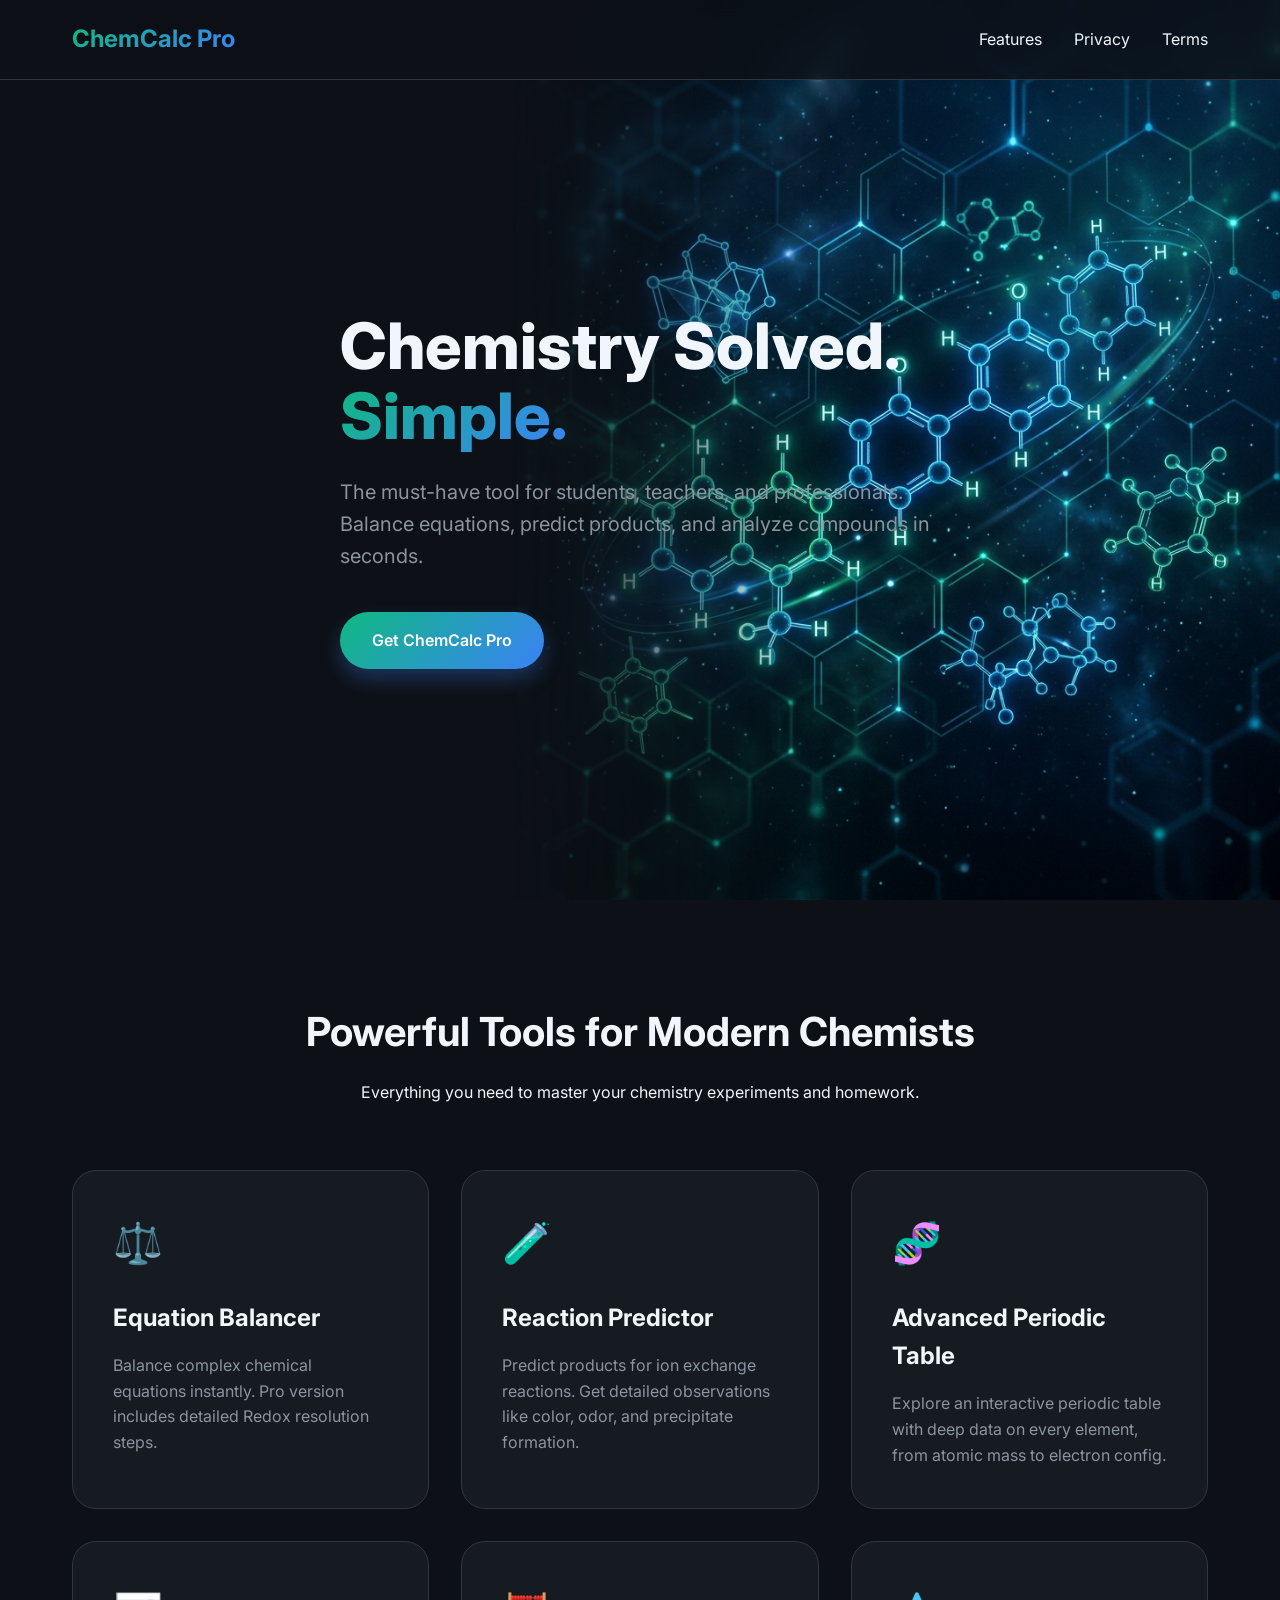
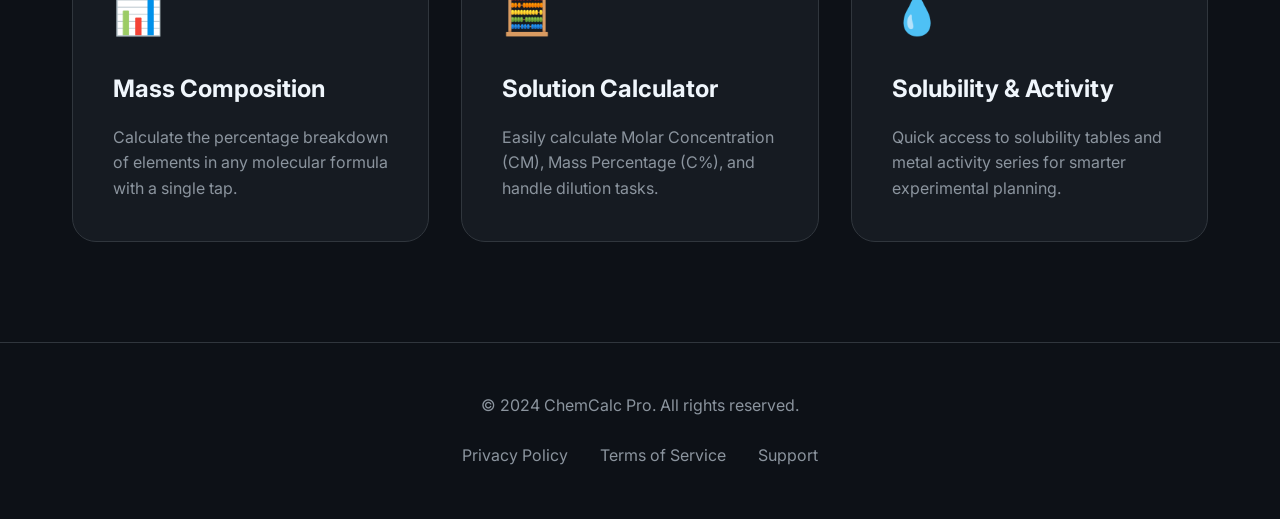
<file: index.html>
<!DOCTYPE html>
<html lang="en">
<head>
    <meta charset="UTF-8">
    <meta name="viewport" content="width=device-width, initial-scale=1.0">
    <title>ChemCalc Pro - Your Ultimate Chemistry Assistant</title>
    <meta name="description" content="Master chemistry with ChemCalc Pro. Balance equations, predict reactions, and explore the periodic table with ease.">
    <link rel="stylesheet" href="css/style.css">
    <link rel="preconnect" href="https://fonts.googleapis.com">
    <link rel="preconnect" href="https://fonts.gstatic.com" crossorigin>
    <link href="https://fonts.googleapis.com/css2?family=Inter:wght@400;600;700;800&display=swap" rel="stylesheet">
</head>
<body>
    <header>
        <div class="container">
            <a href="#" class="logo">ChemCalc Pro</a>
            <nav>
                <ul>
                    <li><a href="#features">Features</a></li>
                    <li><a href="privacy.html">Privacy</a></li>
                    <li><a href="terms.html">Terms</a></li>
                </ul>
            </nav>
        </div>
    </header>

    <section class="hero">
        <div class="container">
            <div class="hero-content">
                <h1>Chemistry Solved. <span>Simple.</span></h1>
                <p>The must-have tool for students, teachers, and professionals. Balance equations, predict products, and analyze compounds in seconds.</p>
                <div class="hero-btns">
                    <a href="https://play.google.com/store/apps/details?id=com.anhdaipro.chemcalcpro" class="btn btn-primary" id="download-btn">Get ChemCalc Pro</a>
                </div>
            </div>
        </div>
        <div class="hero-bg"></div>
    </section>

    <section id="features" class="features">
        <div class="container">
            <div class="section-title">
                <h2>Powerful Tools for Modern Chemists</h2>
                <p>Everything you need to master your chemistry experiments and homework.</p>
            </div>
            
            <div class="features-grid">
                <div class="feature-card" id="f-balancer">
                    <div class="feature-icon">⚖️</div>
                    <h3>Equation Balancer</h3>
                    <p>Balance complex chemical equations instantly. Pro version includes detailed Redox resolution steps.</p>
                </div>
                
                <div class="feature-card" id="f-predictor">
                    <div class="feature-icon">🧪</div>
                    <h3>Reaction Predictor</h3>
                    <p>Predict products for ion exchange reactions. Get detailed observations like color, odor, and precipitate formation.</p>
                </div>
                
                <div class="feature-card" id="f-periodic">
                    <div class="feature-icon">🧬</div>
                    <h3>Advanced Periodic Table</h3>
                    <p>Explore an interactive periodic table with deep data on every element, from atomic mass to electron config.</p>
                </div>
                
                <div class="feature-card" id="f-comp">
                    <div class="feature-icon">📊</div>
                    <h3>Mass Composition</h3>
                    <p>Calculate the percentage breakdown of elements in any molecular formula with a single tap.</p>
                </div>
                
                <div class="feature-card" id="f-calc">
                    <div class="feature-icon">🧮</div>
                    <h3>Solution Calculator</h3>
                    <p>Easily calculate Molar Concentration (CM), Mass Percentage (C%), and handle dilution tasks.</p>
                </div>
                
                <div class="feature-card" id="f-solubility">
                    <div class="feature-icon">💧</div>
                    <h3>Solubility & Activity</h3>
                    <p>Quick access to solubility tables and metal activity series for smarter experimental planning.</p>
                </div>
            </div>
        </div>
    </section>

    <footer>
        <div class="container">
            <p>&copy; 2024 ChemCalc Pro. All rights reserved.</p>
            <ul>
                <li><a href="privacy.html">Privacy Policy</a></li>
                <li><a href="terms.html">Terms of Service</a></li>
                <li><a href="#">Support</a></li>
            </ul>
        </div>
    </footer>
</body>
</html>
</file>
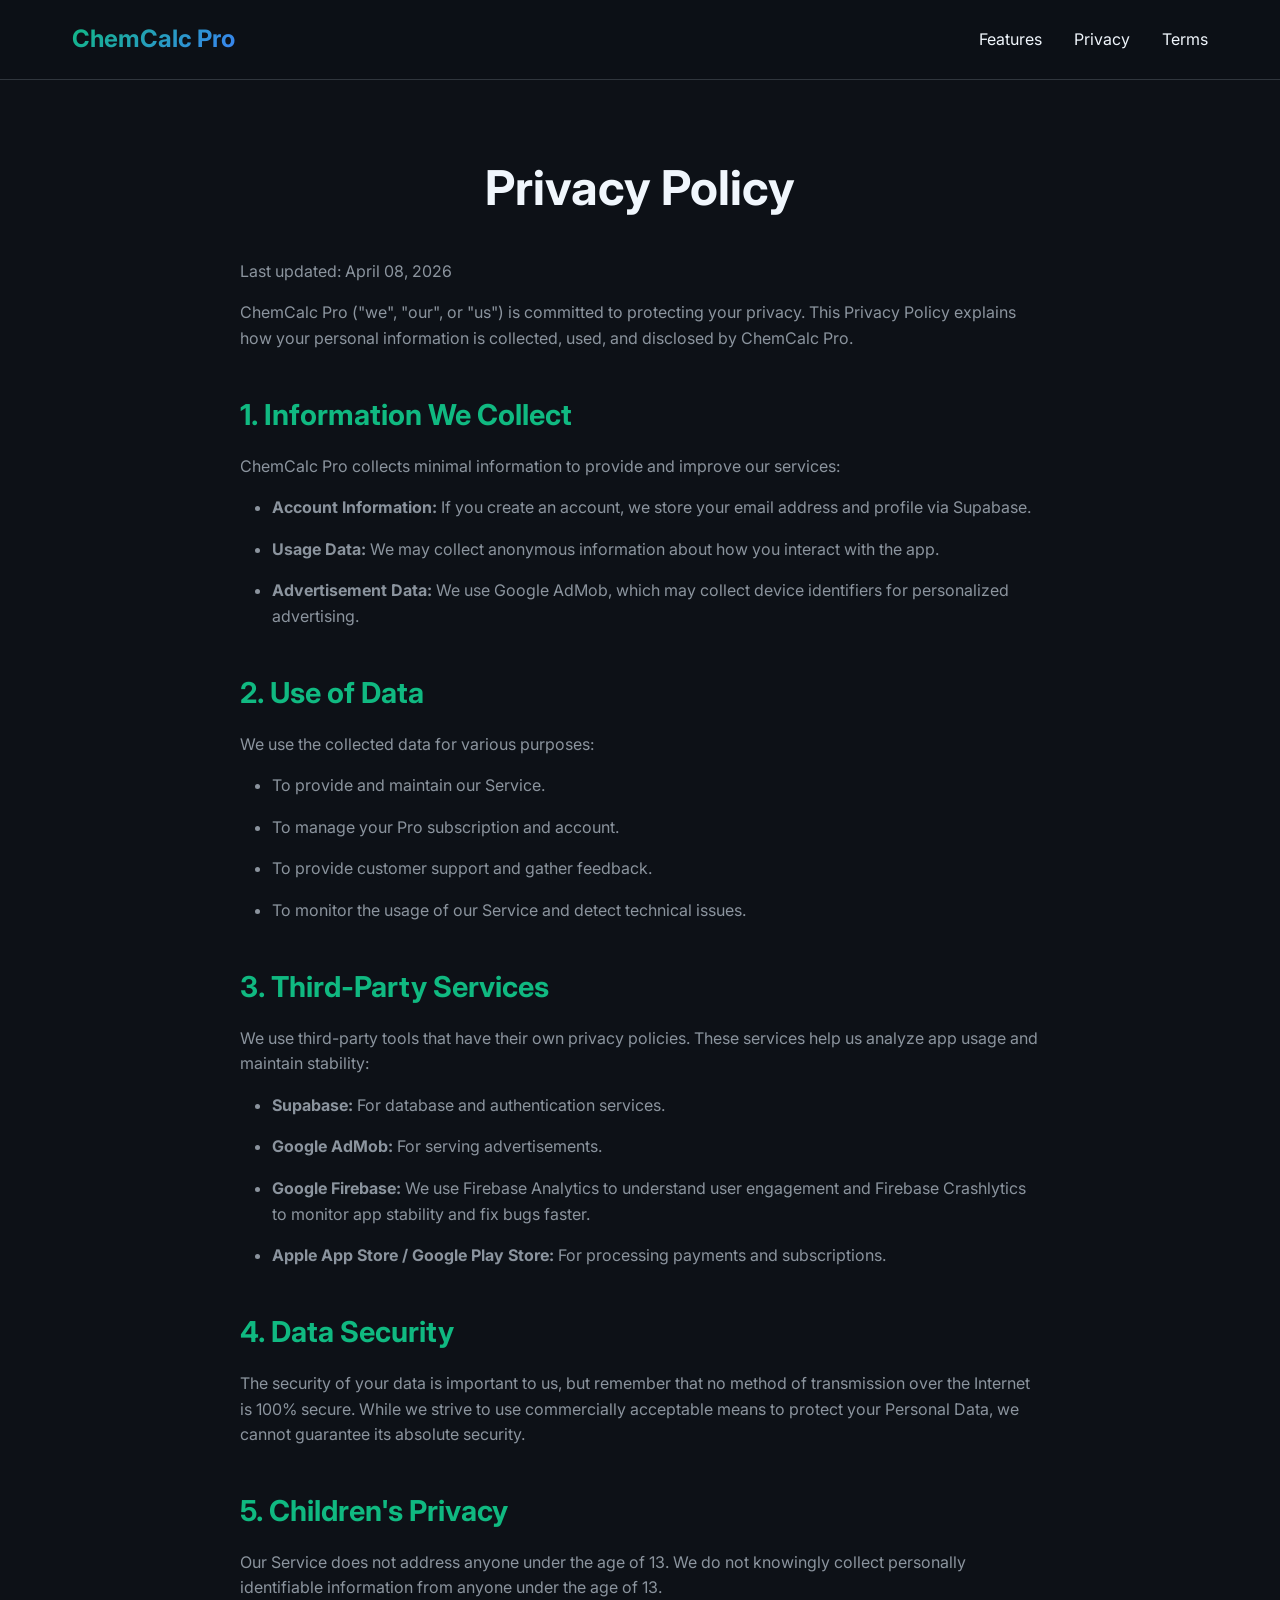
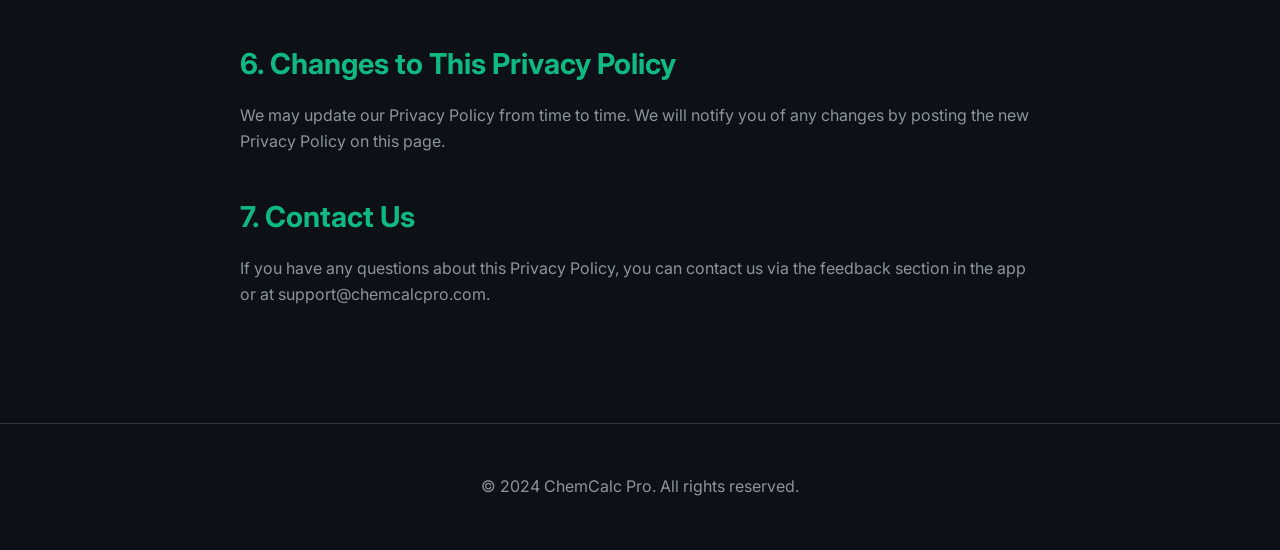
<file: privacy.html>
<!DOCTYPE html>
<html lang="en">
<head>
    <meta charset="UTF-8">
    <meta name="viewport" content="width=device-width, initial-scale=1.0">
    <title>Privacy Policy - ChemCalc Pro</title>
    <link rel="stylesheet" href="css/style.css">
    <link href="https://fonts.googleapis.com/css2?family=Inter:wght@400;600;700;800&display=swap" rel="stylesheet">
</head>
<body>
    <header>
        <div class="container">
            <a href="index.html" class="logo">ChemCalc Pro</a>
            <nav>
                <ul>
                    <li><a href="index.html#features">Features</a></li>
                    <li><a href="privacy.html">Privacy</a></li>
                    <li><a href="terms.html">Terms</a></li>
                </ul>
            </nav>
        </div>
    </header>

    <div class="container legal-content">
        <h1>Privacy Policy</h1>
        <p>Last updated: April 08, 2026</p>
        
        <p>ChemCalc Pro ("we", "our", or "us") is committed to protecting your privacy. This Privacy Policy explains how your personal information is collected, used, and disclosed by ChemCalc Pro.</p>

        <h2>1. Information We Collect</h2>
        <p>ChemCalc Pro collects minimal information to provide and improve our services:</p>
        <ul>
            <li><strong>Account Information:</strong> If you create an account, we store your email address and profile via Supabase.</li>
            <li><strong>Usage Data:</strong> We may collect anonymous information about how you interact with the app.</li>
            <li><strong>Advertisement Data:</strong> We use Google AdMob, which may collect device identifiers for personalized advertising.</li>
        </ul>

        <h2>2. Use of Data</h2>
        <p>We use the collected data for various purposes:</p>
        <ul>
            <li>To provide and maintain our Service.</li>
            <li>To manage your Pro subscription and account.</li>
            <li>To provide customer support and gather feedback.</li>
            <li>To monitor the usage of our Service and detect technical issues.</li>
        </ul>

        <h2>3. Third-Party Services</h2>
        <p>We use third-party tools that have their own privacy policies. These services help us analyze app usage and maintain stability:</p>
        <ul>
            <li><strong>Supabase:</strong> For database and authentication services.</li>
            <li><strong>Google AdMob:</strong> For serving advertisements.</li>
            <li><strong>Google Firebase:</strong> We use Firebase Analytics to understand user engagement and Firebase Crashlytics to monitor app stability and fix bugs faster.</li>
            <li><strong>Apple App Store / Google Play Store:</strong> For processing payments and subscriptions.</li>
        </ul>

        <h2>4. Data Security</h2>
        <p>The security of your data is important to us, but remember that no method of transmission over the Internet is 100% secure. While we strive to use commercially acceptable means to protect your Personal Data, we cannot guarantee its absolute security.</p>

        <h2>5. Children's Privacy</h2>
        <p>Our Service does not address anyone under the age of 13. We do not knowingly collect personally identifiable information from anyone under the age of 13.</p>

        <h2>6. Changes to This Privacy Policy</h2>
        <p>We may update our Privacy Policy from time to time. We will notify you of any changes by posting the new Privacy Policy on this page.</p>

        <h2>7. Contact Us</h2>
        <p>If you have any questions about this Privacy Policy, you can contact us via the feedback section in the app or at support@chemcalcpro.com.</p>
    </div>

    <footer>
        <div class="container">
            <p>&copy; 2024 ChemCalc Pro. All rights reserved.</p>
        </div>
    </footer>
</body>
</html>
</file>
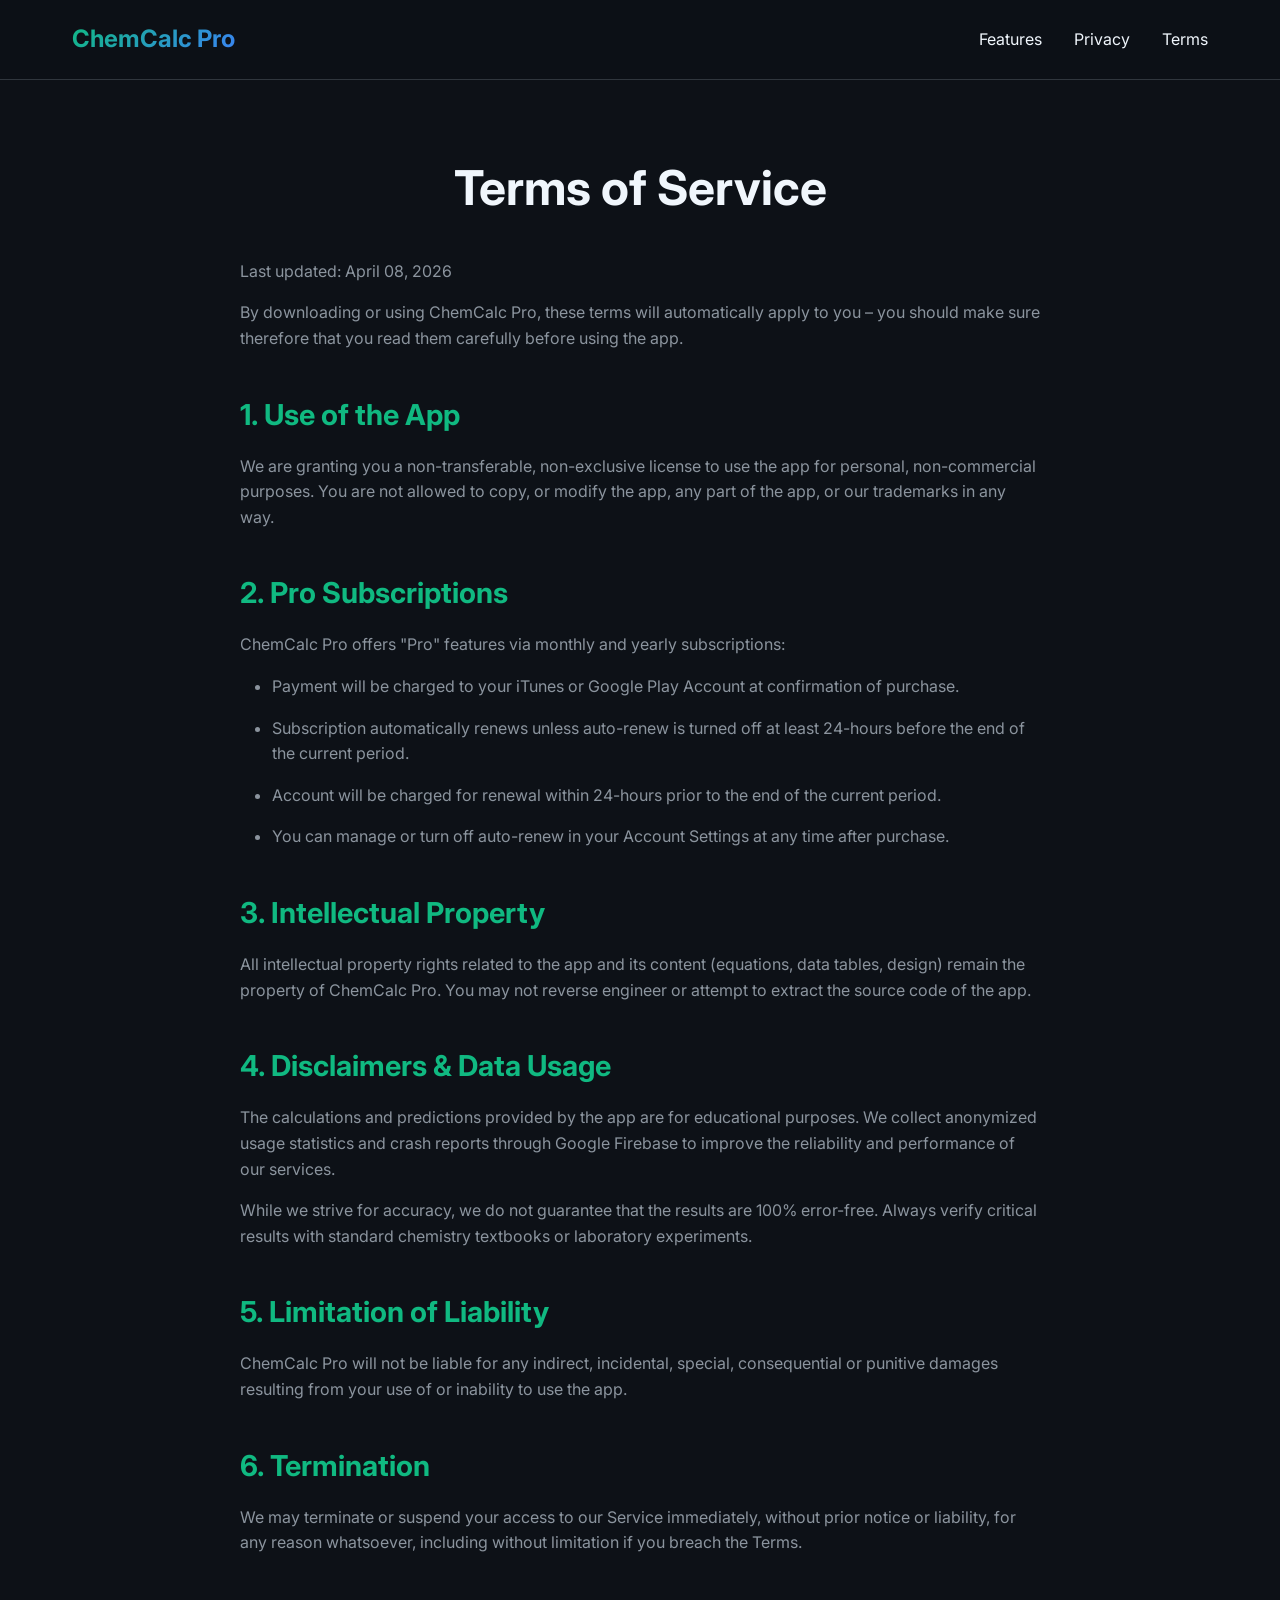
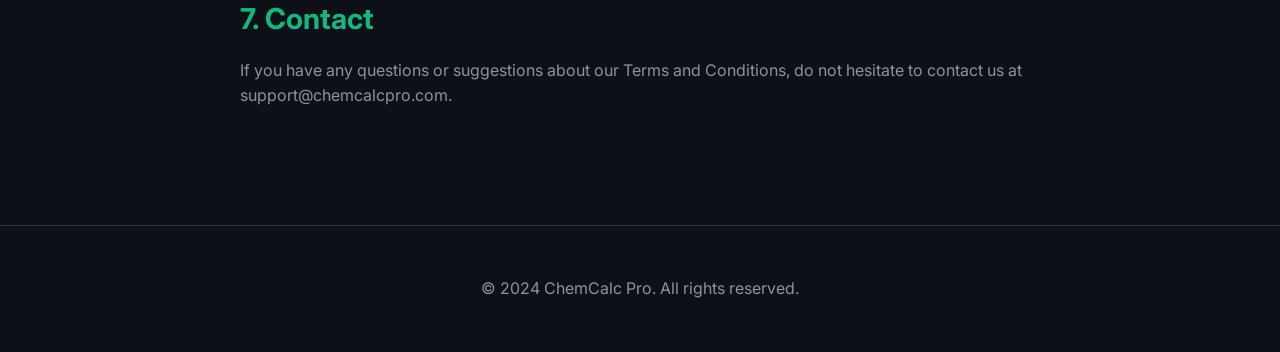
<file: terms.html>
<!DOCTYPE html>
<html lang="en">
<head>
    <meta charset="UTF-8">
    <meta name="viewport" content="width=device-width, initial-scale=1.0">
    <title>Terms of Service - ChemCalc Pro</title>
    <link rel="stylesheet" href="css/style.css">
    <link href="https://fonts.googleapis.com/css2?family=Inter:wght@400;600;700;800&display=swap" rel="stylesheet">
</head>
<body>
    <header>
        <div class="container">
            <a href="index.html" class="logo">ChemCalc Pro</a>
            <nav>
                <ul>
                    <li><a href="index.html#features">Features</a></li>
                    <li><a href="privacy.html">Privacy</a></li>
                    <li><a href="terms.html">Terms</a></li>
                </ul>
            </nav>
        </div>
    </header>

    <div class="container legal-content">
        <h1>Terms of Service</h1>
        <p>Last updated: April 08, 2026</p>
        
        <p>By downloading or using ChemCalc Pro, these terms will automatically apply to you – you should make sure therefore that you read them carefully before using the app.</p>

        <h2>1. Use of the App</h2>
        <p>We are granting you a non-transferable, non-exclusive license to use the app for personal, non-commercial purposes. You are not allowed to copy, or modify the app, any part of the app, or our trademarks in any way.</p>

        <h2>2. Pro Subscriptions</h2>
        <p>ChemCalc Pro offers "Pro" features via monthly and yearly subscriptions:</p>
        <ul>
            <li>Payment will be charged to your iTunes or Google Play Account at confirmation of purchase.</li>
            <li>Subscription automatically renews unless auto-renew is turned off at least 24-hours before the end of the current period.</li>
            <li>Account will be charged for renewal within 24-hours prior to the end of the current period.</li>
            <li>You can manage or turn off auto-renew in your Account Settings at any time after purchase.</li>
        </ul>

        <h2>3. Intellectual Property</h2>
        <p>All intellectual property rights related to the app and its content (equations, data tables, design) remain the property of ChemCalc Pro. You may not reverse engineer or attempt to extract the source code of the app.</p>

        <h2>4. Disclaimers & Data Usage</h2>
        <p>The calculations and predictions provided by the app are for educational purposes. We collect anonymized usage statistics and crash reports through Google Firebase to improve the reliability and performance of our services.</p>
        <p>While we strive for accuracy, we do not guarantee that the results are 100% error-free. Always verify critical results with standard chemistry textbooks or laboratory experiments.</p>

        <h2>5. Limitation of Liability</h2>
        <p>ChemCalc Pro will not be liable for any indirect, incidental, special, consequential or punitive damages resulting from your use of or inability to use the app.</p>

        <h2>6. Termination</h2>
        <p>We may terminate or suspend your access to our Service immediately, without prior notice or liability, for any reason whatsoever, including without limitation if you breach the Terms.</p>

        <h2>7. Contact</h2>
        <p>If you have any questions or suggestions about our Terms and Conditions, do not hesitate to contact us at support@chemcalcpro.com.</p>
    </div>

    <footer>
        <div class="container">
            <p>&copy; 2024 ChemCalc Pro. All rights reserved.</p>
        </div>
    </footer>
</body>
</html>
</file>
<file: css/style.css>
:root {
    --bg-color: #0d1117;
    --card-bg: #161b22;
    --border-color: #30363d;
    --text-primary: #f0f6fc;
    --text-secondary: #8b949e;
    --accent-emerald: #10b981;
    --accent-blue: #3b82f6;
    --gradient-primary: linear-gradient(135deg, #10b981 0%, #3b82f6 100%);
    --font-family: 'Inter', -apple-system, BlinkMacSystemFont, 'Segoe UI', Roboto, Oxygen, Ubuntu, Cantarell, 'Open Sans', 'Helvetica Neue', sans-serif;
}

* {
    margin: 0;
    padding: 0;
    box-sizing: border-box;
}

body {
    background-color: var(--bg-color);
    color: var(--text-primary);
    font-family: var(--font-family);
    line-height: 1.6;
    overflow-x: hidden;
}

a {
    text-decoration: none;
    color: inherit;
    transition: 0.3s;
}

ul {
    list-style: none;
}

.container {
    max-width: 1200px;
    margin: 0 auto;
    padding: 0 2rem;
}

/* Header */
header {
    height: 80px;
    display: flex;
    align-items: center;
    position: fixed;
    top: 0;
    width: 100%;
    z-index: 1000;
    background: rgba(13, 17, 23, 0.8);
    backdrop-filter: blur(10px);
    border-bottom: 1px solid var(--border-color);
}

header .container {
    display: flex;
    justify-content: space-between;
    align-items: center;
    width: 100%;
}

.logo {
    font-size: 1.5rem;
    font-weight: 700;
    background: var(--gradient-primary);
    -webkit-background-clip: text;
    background-clip: text;
    -webkit-text-fill-color: transparent;
}

nav ul {
    display: flex;
    gap: 2rem;
}

nav ul li a:hover {
    color: var(--accent-emerald);
}

/* Hero Section */
.hero {
    height: 100vh;
    display: flex;
    align-items: center;
    position: relative;
    overflow: hidden;
    padding-top: 80px;
}

.hero-content {
    position: relative;
    z-index: 2;
    max-width: 600px;
}

.hero h1 {
    font-size: 4rem;
    line-height: 1.1;
    margin-bottom: 1.5rem;
    font-weight: 800;
}

.hero h1 span {
    background: var(--gradient-primary);
    -webkit-background-clip: text;
    background-clip: text;
    -webkit-text-fill-color: transparent;
}

.hero p {
    font-size: 1.25rem;
    color: var(--text-secondary);
    margin-bottom: 2.5rem;
}

.hero-bg {
    position: absolute;
    top: 0;
    right: 0;
    width: 60%;
    height: 100%;
    background: url('../assets/hero.png') no-repeat center center/cover;
    mask-image: linear-gradient(to left, rgba(0,0,0,1) 60%, rgba(0,0,0,0));
    -webkit-mask-image: linear-gradient(to left, rgba(0,0,0,1) 60%, rgba(0,0,0,0));
}

.btn {
    display: inline-block;
    padding: 1rem 2rem;
    border-radius: 50px;
    font-weight: 600;
    font-size: 1rem;
    cursor: pointer;
    border: none;
}

.btn-primary {
    background: var(--gradient-primary);
    color: #fff;
    box-shadow: 0 10px 20px rgba(59, 130, 246, 0.3);
}

.btn-primary:hover {
    transform: translateY(-3px);
    box-shadow: 0 15px 30px rgba(59, 130, 246, 0.4);
}

/* Features Section */
.features {
    padding: 100px 0;
}

.section-title {
    text-align: center;
    margin-bottom: 4rem;
}

.section-title h2 {
    font-size: 2.5rem;
    margin-bottom: 1rem;
}

.features-grid {
    display: grid;
    grid-template-columns: repeat(auto-fit, minmax(300px, 1fr));
    gap: 2rem;
}

.feature-card {
    background: var(--card-bg);
    border: 1px solid var(--border-color);
    padding: 2.5rem;
    border-radius: 1.5rem;
    transition: 0.3s;
}

.feature-card:hover {
    border-color: var(--accent-emerald);
    transform: translateY(-10px);
}

.feature-icon {
    font-size: 2.5rem;
    margin-bottom: 1.5rem;
}

.feature-card h3 {
    font-size: 1.5rem;
    margin-bottom: 1rem;
}

.feature-card p {
    color: var(--text-secondary);
}

/* Legal Pages Styling */
.legal-content {
    padding: 150px 0 100px;
    max-width: 800px;
    margin: 0 auto;
}

.legal-content h1 {
    font-size: 3rem;
    margin-bottom: 2rem;
    text-align: center;
}

.legal-content h2 {
    font-size: 1.8rem;
    margin: 2.5rem 0 1rem;
    color: var(--accent-emerald);
}

.legal-content p, .legal-content li {
    color: var(--text-secondary);
    margin-bottom: 1rem;
}

.legal-content ul {
    list-style: disc;
    padding-left: 2rem;
}

/* Footer */
footer {
    border-top: 1px solid var(--border-color);
    padding: 50px 0;
    text-align: center;
    color: var(--text-secondary);
}

footer ul {
    display: flex;
    justify-content: center;
    gap: 2rem;
    margin-top: 1.5rem;
}

footer ul li a:hover {
    color: var(--text-primary);
}

@media (max-width: 768px) {
    .hero {
        text-align: center;
        flex-direction: column;
        justify-content: center;
    }
    .hero h1 {
        font-size: 3rem;
    }
    .hero-bg {
        width: 100%;
        height: 50%;
        top: auto;
        bottom: 0;
        mask-image: linear-gradient(to top, rgba(0,0,0,1) 50%, rgba(0,0,0,0));
        -webkit-mask-image: linear-gradient(to top, rgba(0,0,0,1) 50%, rgba(0,0,0,0));
    }
    .hero-content {
        max-width: 100%;
    }
}
</file>
